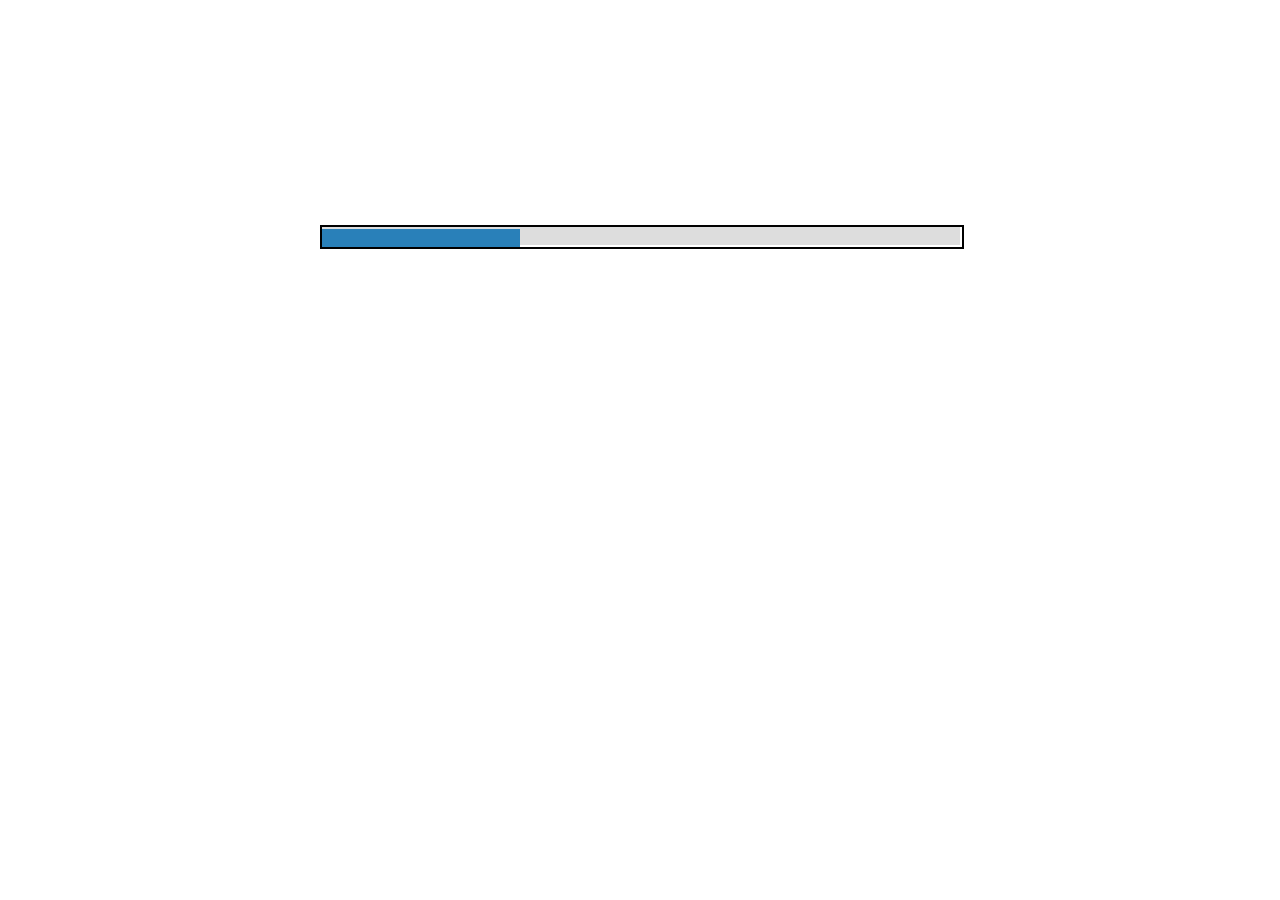
<file: loading.html>
<!DOCTYPE html>
<html>
    <head>
        <link rel="stylesheet" type="text/css"
        href="css/loading.css">
        <title>Error Page</title>
    </head>
    <body>
        <!-- <div class=bar></div>
        <div class=barfilling></div> -->
        <div class="loader"></div>
        <div class="bar"></div>
        <script src="./js/loading.js"></script> 
    </body>
</html>
</file>
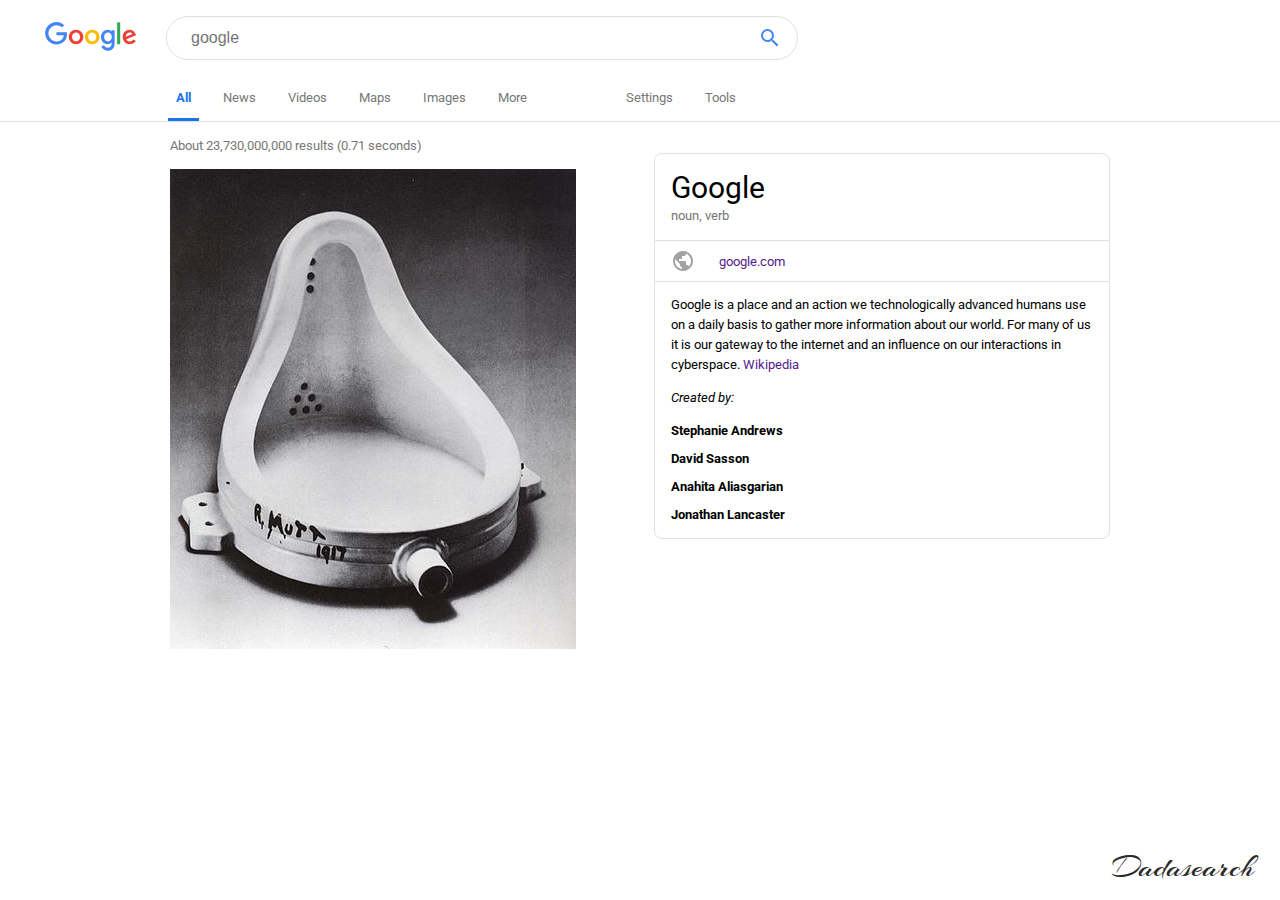
<file: search-results.html>
<!-- /exercises/03-jquery-multipledivs.html -->
<!DOCTYPE html>
<html>
  <head>
    <title>"Google"</title>
    <link rel="stylesheet" href="css/search-results.css">
    <link href='https://fonts.googleapis.com/css?family=Arizonia' rel='stylesheet' type='text/css'>
  </head>
  <body>
        <div class="google-search">
            <a href="index.html" class="logo">
                <svg xmlns="http://www.w3.org/2000/svg" viewBox="0 0 74 24"><path fill="#4285F4" d="M9.24 8.19v2.46h5.88c-.18 1.38-.64 2.39-1.34 3.1-.86.86-2.2 1.8-4.54 1.8-3.62 0-6.45-2.92-6.45-6.54s2.83-6.54 6.45-6.54c1.95 0 3.38.77 4.43 1.76L15.4 2.5C13.94 1.08 11.98 0 9.24 0 4.28 0 .11 4.04.11 9s4.17 9 9.13 9c2.68 0 4.7-.88 6.28-2.52 1.62-1.62 2.13-3.91 2.13-5.75 0-.57-.04-1.1-.13-1.54H9.24z"/><path fill="#EA4335" d="M25 6.19c-3.21 0-5.83 2.44-5.83 5.81 0 3.34 2.62 5.81 5.83 5.81s5.83-2.46 5.83-5.81c0-3.37-2.62-5.81-5.83-5.81zm0 9.33c-1.76 0-3.28-1.45-3.28-3.52 0-2.09 1.52-3.52 3.28-3.52s3.28 1.43 3.28 3.52c0 2.07-1.52 3.52-3.28 3.52z"/><path fill="#4285F4" d="M53.58 7.49h-.09c-.57-.68-1.67-1.3-3.06-1.3C47.53 6.19 45 8.72 45 12c0 3.26 2.53 5.81 5.43 5.81 1.39 0 2.49-.62 3.06-1.32h.09v.81c0 2.22-1.19 3.41-3.1 3.41-1.56 0-2.53-1.12-2.93-2.07l-2.22.92c.64 1.54 2.33 3.43 5.15 3.43 2.99 0 5.52-1.76 5.52-6.05V6.49h-2.42v1zm-2.93 8.03c-1.76 0-3.1-1.5-3.1-3.52 0-2.05 1.34-3.52 3.1-3.52 1.74 0 3.1 1.5 3.1 3.54.01 2.03-1.36 3.5-3.1 3.5z"/><path fill="#FBBC05" d="M38 6.19c-3.21 0-5.83 2.44-5.83 5.81 0 3.34 2.62 5.81 5.83 5.81s5.83-2.46 5.83-5.81c0-3.37-2.62-5.81-5.83-5.81zm0 9.33c-1.76 0-3.28-1.45-3.28-3.52 0-2.09 1.52-3.52 3.28-3.52s3.28 1.43 3.28 3.52c0 2.07-1.52 3.52-3.28 3.52z"/><path fill="#34A853" d="M58 .24h2.51v17.57H58z"/><path fill="#EA4335" d="M68.26 15.52c-1.3 0-2.22-.59-2.82-1.76l7.77-3.21-.26-.66c-.48-1.3-1.96-3.7-4.97-3.7-2.99 0-5.48 2.35-5.48 5.81 0 3.26 2.46 5.81 5.76 5.81 2.66 0 4.2-1.63 4.84-2.57l-1.98-1.32c-.66.96-1.56 1.6-2.86 1.6zm-.18-7.15c1.03 0 1.91.53 2.2 1.28l-5.25 2.17c0-2.44 1.73-3.45 3.05-3.45z"/></svg>
            </a>
            <input type="text" placeholder="google" id="search" />
            <div class="search-icon">
                <svg focusable="false" xmlns="http://www.w3.org/2000/svg" viewBox="0 0 24 24"><path d="M15.5 14h-.79l-.28-.27A6.471 6.471 0 0 0 16 9.5 6.5 6.5 0 1 0 9.5 16c1.61 0 3.09-.59 4.23-1.57l.27.28v.79l5 4.99L20.49 19l-4.99-5zm-6 0C7.01 14 5 11.99 5 9.5S7.01 5 9.5 5 14 7.01 14 9.5 11.99 14 9.5 14z"></path></svg>
            </div>
        </div>

        <div class="search-tabs-wrapper">
            <div class="search-tabs">
                <ul>
                    <li>All</li>
                    <li>News</li>
                    <li>Videos</li>
                    <li>Maps</li>
                    <li>Images</li>
                    <li>More</li>
                </ul>

                <ul>
                    <li>Settings</li>
                    <li>Tools</li>
                </ul>
            </div>
        </div>

        <div class="result-data">About 23,730,000,000 results (0.71 seconds)</div>

        <div class="page-content">
            <div class="results-list">
                <img src="assets/rmut.jpg" alt="" />
            </div>
            
            <div class="info-pane">
                <div class="credits-card">
                    <div class="header">
                        <h2>Google</h2>
                        <span>noun, verb</span>
                    </div>
                    <div class="link">
                        <svg focusable="false" xmlns="http://www.w3.org/2000/svg" viewBox="0 0 24 24"><path d="M12 2C6.48 2 2 6.48 2 12s4.48 10 10 10 10-4.48 10-10S17.52 2 12 2zm-1 17.93c-3.95-.49-7-3.85-7-7.93 0-.62.08-1.21.21-1.79L9 15v1c0 1.1.9 2 2 2v1.93zm6.9-2.54c-.26-.81-1-1.39-1.9-1.39h-1v-3c0-.55-.45-1-1-1H8v-2h2c.55 0 1-.45 1-1V7h2c1.1 0 2-.9 2-2v-.41c2.93 1.19 5 4.06 5 7.41 0 2.08-.8 3.97-2.1 5.39z"></path></svg>
                        <a href="">google.com</a>
                    </div>
                    <div class="body">
                        <p>Google is a place and an action we technologically advanced humans use on a daily basis to gather more information about our world. For many of us it is our gateway to the internet and an influence on our interactions in cyberspace. <a href="">Wikipedia</a></p>

                        <p><i>Created by:</i></p>

                        <ul>
                            <li><span>Stephanie Andrews</span></li>
                            <li><span>David Sasson</span></li>
                            <li><span>Anahita Aliasgarian</span></li>
                            <li><span>Jonathan Lancaster</span></li>
                        </ul>
                    </div>
                </div>
            </div>
        </div>
        <div class="signature">
            Dadasearch
        </div>
  </body>
</html>
</file>
<file: css/loading.css>
.bar {
    border-style: solid;
    border-width: 2px;
    border-color: rgb(0, 0, 0);
    border-radius: 0px;
    background-color: transparent;
    position: absolute;
    left: 25%;
    top: 25%;
    width: 50%;
    height: 20px;
    z-index: 4;
  }

   .loader {
    top:25%;
    left: 25%;
    height: 20px;
    width: 50%;
    position: absolute;
    
    background-color: #ddd;
  }
  .loader:before{
    top:20%;
    display: block;
    position: absolute;;
    content: "";
    left: 0px;
    width: 200px;
    height: 20px;
    background-color: #2980b9;
    animation: loading 15s;
  }
  
  @keyframes loading {
      from {left: 0%; width: -30%;}
      50% {width: 50%;}
      70% {width: 70%;}
      80% {width: 80%;}
      to {width: 130%;}
  }
</file>
<file: css/search-results.css>
@import url('https://fonts.googleapis.com/css?family=Roboto:400,700');

body {
    font-family: 'Roboto', arial, sans-serif;
    margin: 0;
}

a {
    text-decoration: none;
}

.signature {
    font: 200% 'Arizonia', serif;
    color: #2b2b2b;
    position: absolute;
    text-align: right;
    bottom: 0;
    right: 0;
    margin-bottom: 1%;
    margin-right: 2%;
}

/* SEARCH BAR */
.google-search {
    position: relative;
    width: calc(632px + 150px);
    height: 42px;
    display: flex;
    margin: 16px;
  }
  
.google-search .logo {
    width: 150px;
    height: 42px;
    position: relative;
    display: flex;
    align-items: center;
    justify-content: center;
    flex-shrink: 0;
}
  
.google-search .logo svg {
    width: 92px;
    height: 30px;
}
  
.google-search .search-icon {
    width: 24px;
    height: 24px;
    fill: #4285f4;
    position: absolute;
    right: 16px;
    top: 10px;
    pointer-events: none;
}
  
.google-search input {
    background: #fff;
    width: 632px;
    height: 42px;
    border-radius: 24px;
    border: 1px solid #dfe1e5;
    position: relative;
    display: absolute;
    padding: 0 0 0 24px;
    overflow: hidden;
    font-size: 16px;
    outline: none;
}
  
.google-search input:focus {
    box-shadow: 0 1px 6px 0 rgba(32,33,36,0.28);
}
  
.google-search input:hover {
    box-shadow: 0 1px 6px 0 rgba(32,33,36,0.28);
}

.search-tabs-wrapper {
    border-bottom: 1px solid #dfe1e5;
}

/* TOOLBAR */
.search-tabs-wrapper .search-tabs {
    display: flex;
    width: 632px;
    justify-content: space-between;
    margin-left: 120px;
}

.search-tabs-wrapper .search-tabs ul {
    display: flex;
    list-style: none;
}

.search-tabs-wrapper .search-tabs ul li {
    color: #777;
    cursor: pointer;
    padding: 0 8px;
    margin: 0 8px;
    font-size: 13px;
    text-align: center;
}

.search-tabs-wrapper .search-tabs ul:first-child li:first-child {
    font-weight: bold;
    color: #1A73E8;
    position: relative;
}

.search-tabs-wrapper .search-tabs ul:first-child li:first-child::after {
    content: "";
    display: block;
    width: 100%;
    height: 3px;
    background: #1A73E8;
    position: absolute;
    bottom: -16px;
    left: 0px;
}

.search-tabs-wrapper + .result-data {
    display: block;
    color: #777;
    font-size: 13px;
    margin: 16px 0 0 170px;
}

/* PAGE CONTENTS */

.page-content {
    display: flex;
    margin: 0 170px;
}

.page-content > div {
    flex-shrink: 0;
}

.results-list {
    min-height: 100px;
    flex-grow: 1;
}

.results-list img {
    margin-top: 16px;
}

.info-pane {
    min-height: 100px;
}

.info-pane .credits-card {
    width: 454px;
    border: 1px solid #dfe1e5;
    border-radius: 8px;
}

.info-pane .credits-card .header {
    border-bottom: 1px solid #dfe1e5;
    padding: 16px;
}

.info-pane .credits-card .header h2 {
    margin: 0;
    font-size: 30px;
    font-weight: normal;
}

.info-pane .credits-card .header span {
    color: #777;
    font-size: 13px;
    margin-top: 4px;
}

.info-pane .credits-card .link {
    display: flex;
    align-items: center;
    border-bottom: 1px solid #dfe1e5;
    padding: 8px 16px;
}

.info-pane .credits-card .link svg {
    width: 24px;
    height: 24px;
    fill: #a2a2a2;
    margin-right: 24px;
}

.info-pane .credits-card .link a {
    font-size: 13px;
    text-decoration: none;
}

.info-pane .credits-card .body {
    font-size: 13px;
    padding: 0 16px;
    line-height: 20.02px;
}

.info-pane .credits-card .body ul {
    list-style: none;
    padding-left: 0;
}

.info-pane .credits-card .body ul li {
    margin-top: 8px;
}

.info-pane .credits-card .body ul li span {
    font-weight: 700;
}

.info-pane .credits-card .body ul li span:hover {
    text-decoration: underline;
    cursor: pointer;
}
</file>
